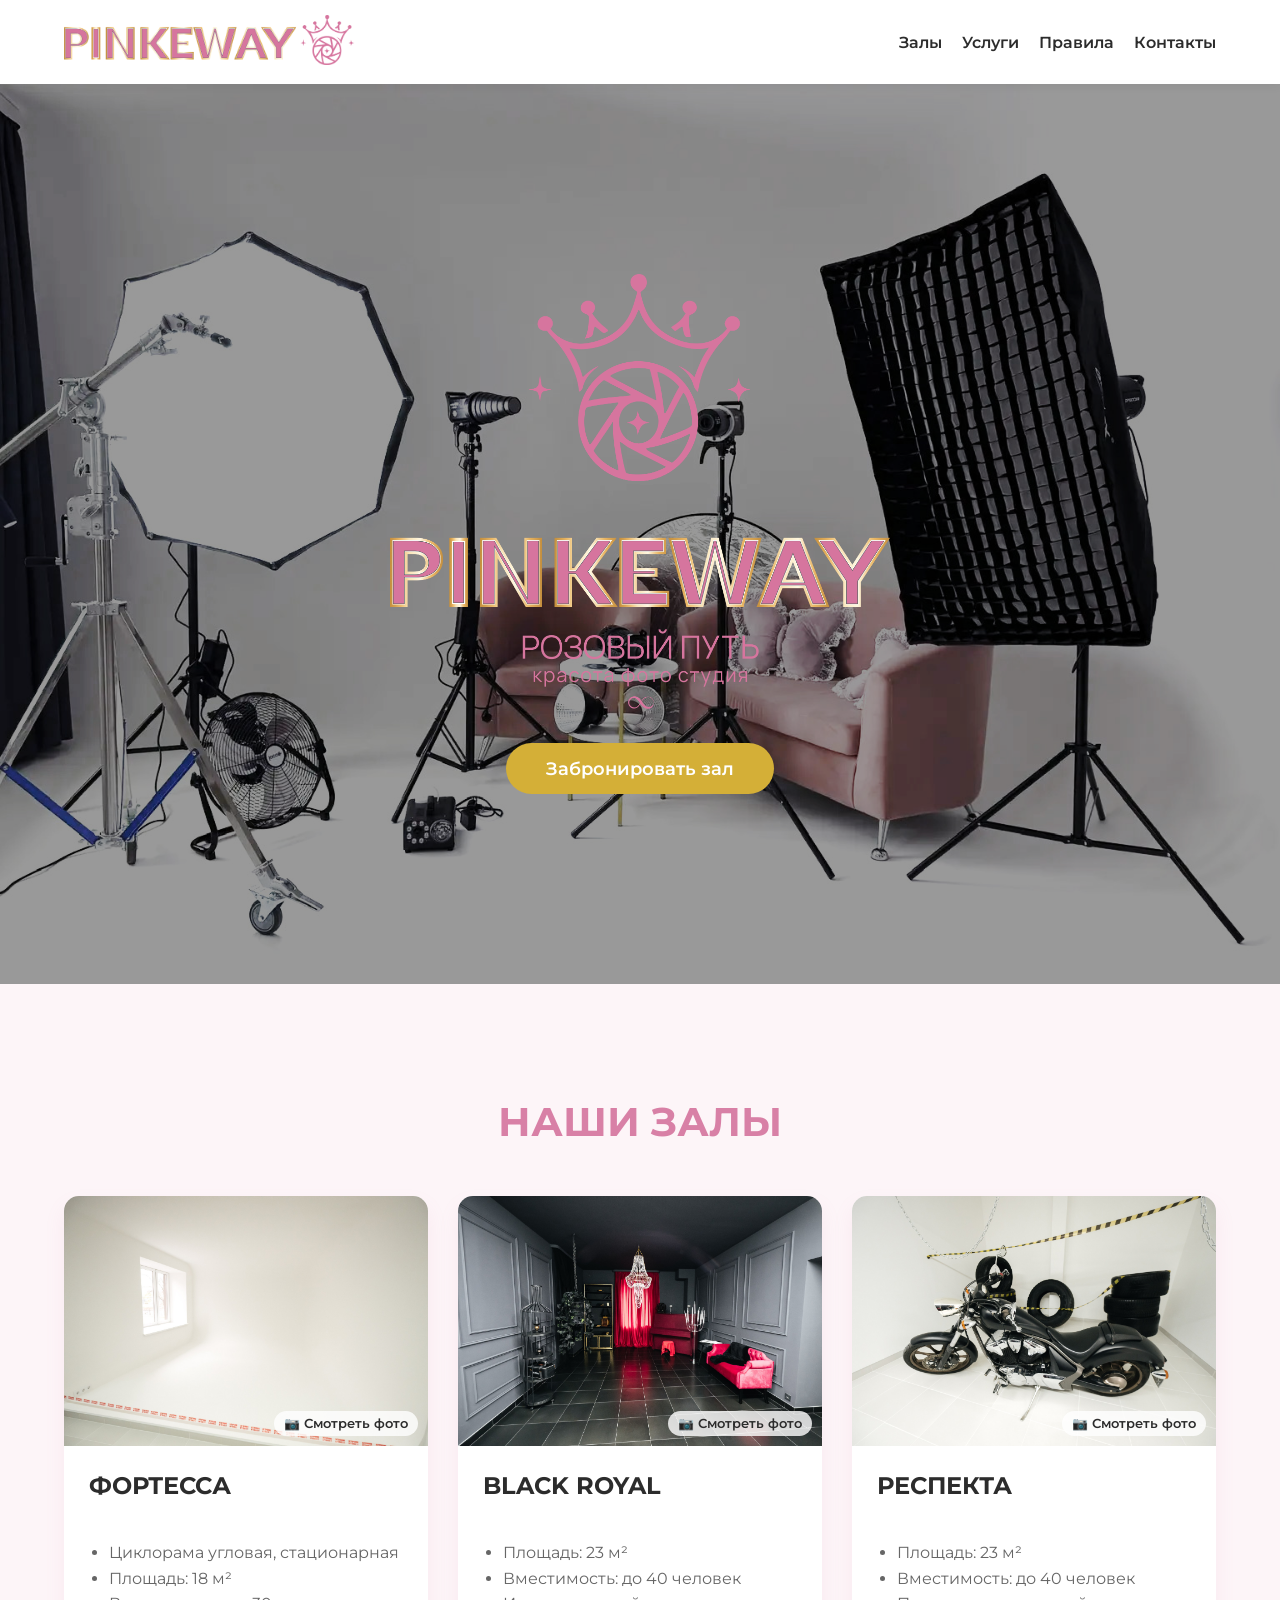
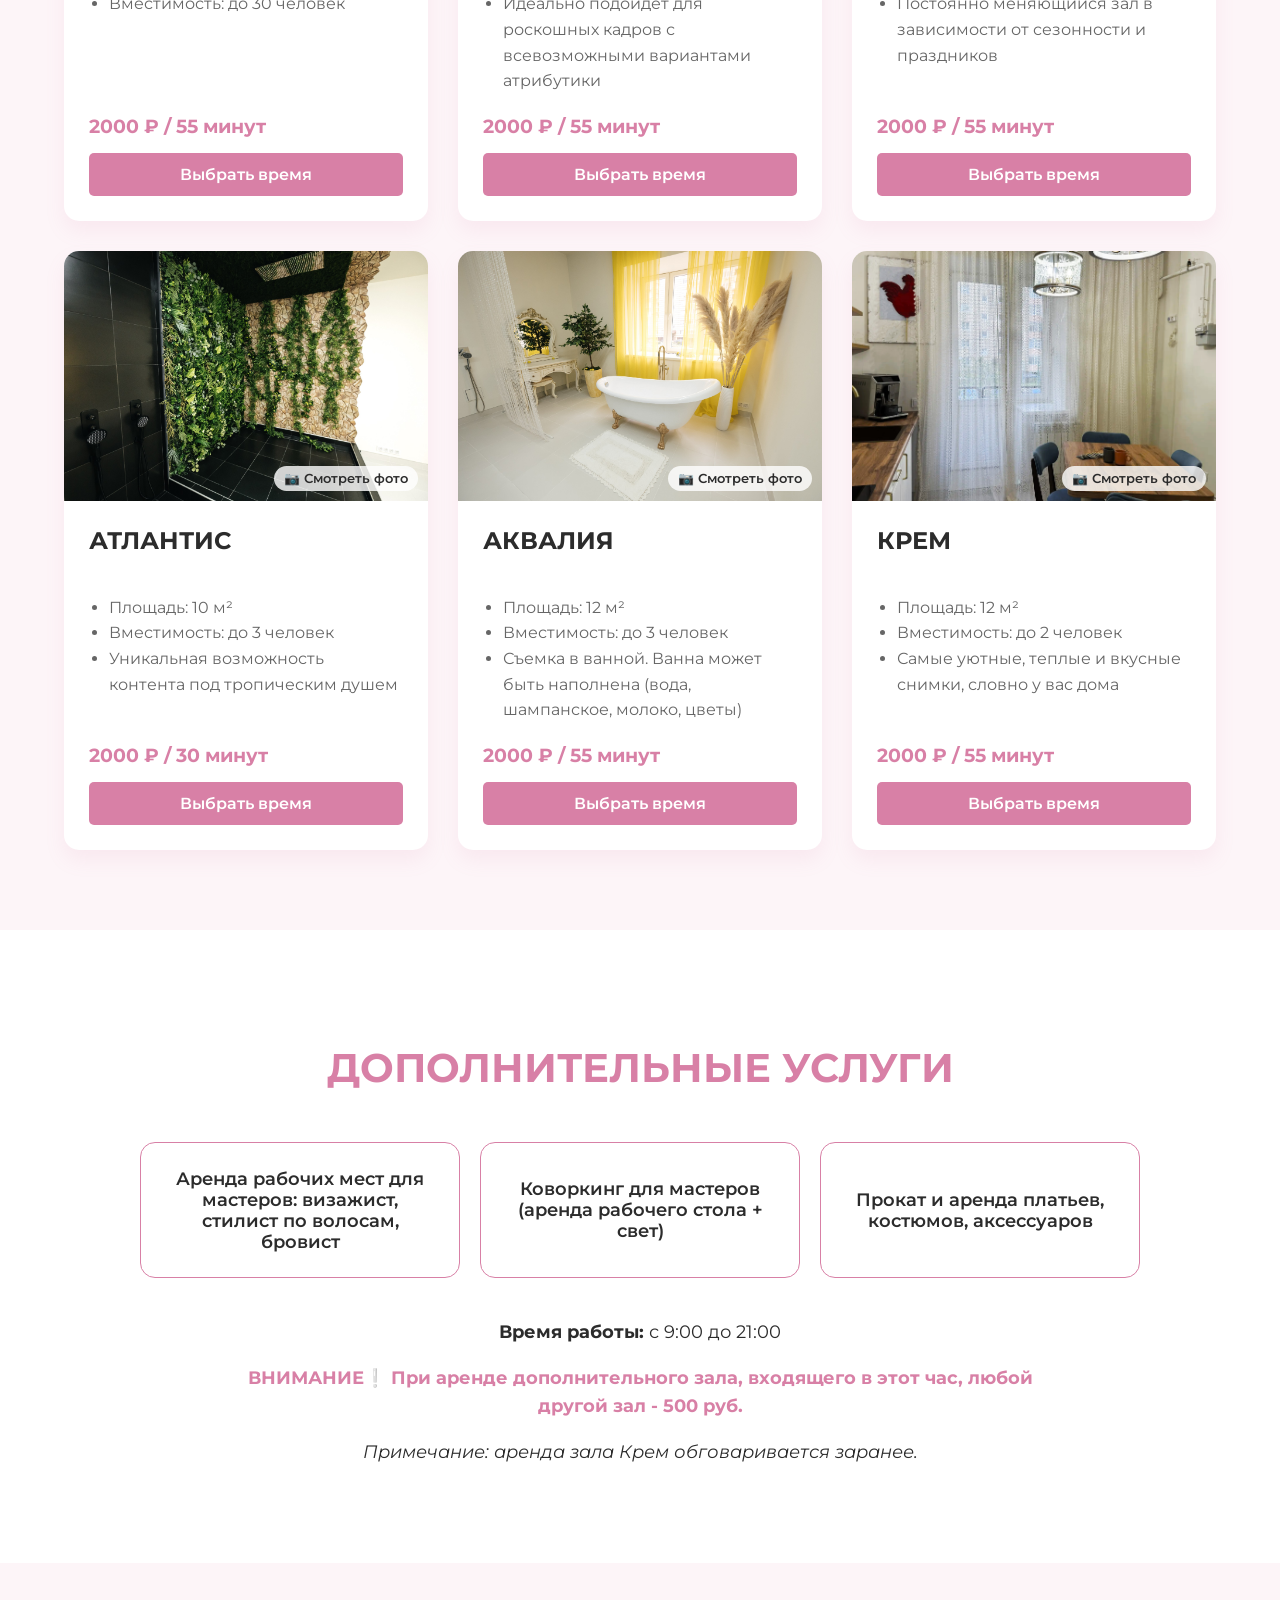
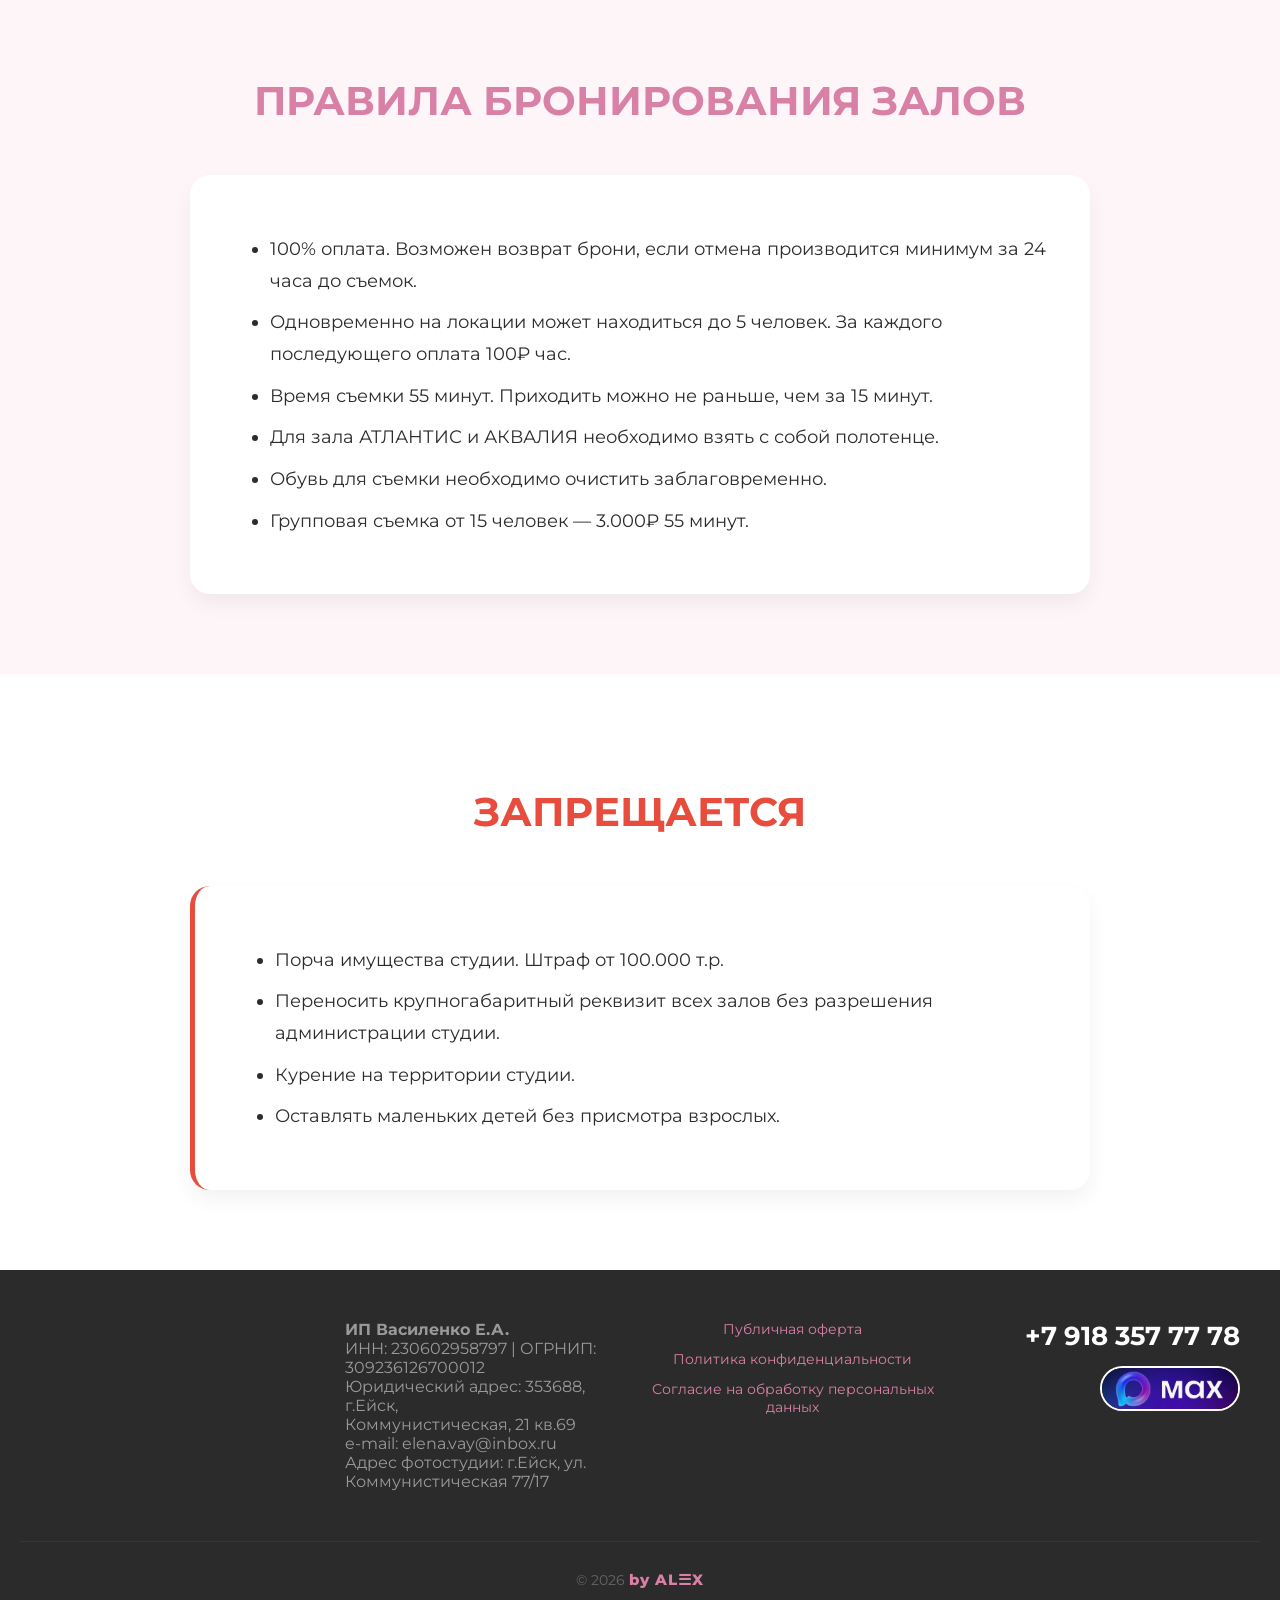
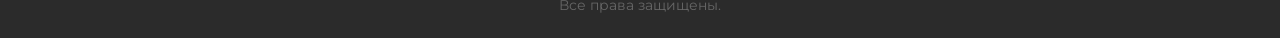
<file: index.html>
<!DOCTYPE html>
<html lang="ru">
<head>
    <meta charset="UTF-8">
    <meta name="viewport" content="width=device-width, initial-scale=1.0">
    
    <title>Фотостудия | Розовый Путь</title>
    <link rel="stylesheet" href="css/style.css">

    <meta name="description" content="Удобное онлайн-бронирование залов в современной фотостудии PINKeway. Выберите дату, время и забронируйте зал в два клика!">

    <link rel="icon" type="image/x-icon" href="/favicon.ico">
    <link rel="icon" type="image/png" sizes="32x32" href="/favicon-32x32.png">
    <link rel="icon" type="image/png" sizes="16x16" href="/favicon-16x16.png">
    <link rel="apple-touch-icon" sizes="180x180" href="/apple-touch-icon.png">

   <meta property="og:type" content="website">
    <meta property="og:url" content="https://pinkeway.ru/">
    <meta property="og:title" content="PINKEWAY — фотостудия с душой">
    <meta property="og:description" content="Стильные залы, онлайн-бронирование и мгновенное подтверждение. Ждем вас на идеальную съемку!">
    
    <meta property="og:image" content="https://pinkeway.ru/preview.jpg">

    <meta name="twitter:card" content="summary_large_image">
    <meta name="twitter:image" content="https://pinkeway.ru/preview.jpg">
</head>
<body>
<!-- Yandex.Metrika counter -->
<script type="text/javascript">
    (function(m,e,t,r,i,k,a){
        m[i]=m[i]||function(){(m[i].a=m[i].a||[]).push(arguments)};
        m[i].l=1*new Date();
        for (var j = 0; j < document.scripts.length; j++) {if (document.scripts[j].src === r) { return; }}
        k=e.createElement(t),a=e.getElementsByTagName(t)[0],k.async=1,k.src=r,a.parentNode.insertBefore(k,a)
    })(window, document,'script','https://mc.yandex.ru/metrika/tag.js?id=108466773', 'ym');

    ym(108466773, 'init', {ssr:true, webvisor:true, clickmap:true, ecommerce:"dataLayer", referrer: document.referrer, url: location.href, accurateTrackBounce:true, trackLinks:true});
</script>
<noscript><div><img src="https://mc.yandex.ru/watch/108466773" style="position:absolute; left:-9999px;" alt="" /></div></noscript>
<!-- /Yandex.Metrika counter -->
<header>
    <div class="logo">
        <a href="index.html" class="logo-link">
            <img src="assets/design/Logo1.png" alt="PINKeway Logo" onerror="this.src='https://placehold.co/200x50/white/d880a6?text=PINKeway';">
        </a>
    </div>
    <nav>
        <a href="#halls">Залы</a>
        <a href="#services">Услуги</a>
        <a href="#rules">Правила</a>
        <a href="#footer">Контакты</a>
    </nav>
</header>

<section class="hero">
    <div class="hero-logo">
        <img src="assets/design/logo-pink.png" alt="Розовый Путь">
    </div>
    <a href="booking.html" class="btn-gold">Забронировать зал</a>
</section>

<section id="halls" class="section section-bg">
    <h2>Наши Залы</h2>
    <div class="halls-grid">
        
        <div class="hall-card">
            <div class="hall-image" onclick="openGallery('fortessa')" style="background-image: url('assets/images/halls/fortessa-1.jpg');">
                
            </div>
            <div class="hall-info">
                <h3>Фортесса</h3>
                <ul>
                    <li>Циклорама угловая, стационарная</li>
                    <li>Площадь: 18 м²</li>
                    <li>Вместимость: до 30 человек</li>
                </ul>
                <div class="price-and-btn">
                    <div class="price">2000 ₽ / 55 минут</div>
                    <a href="booking.html?hall=fortessa" class="book-btn">Выбрать время</a>
                </div>
            </div>
        </div>

        <div class="hall-card">
            <div class="hall-image" onclick="openGallery('blackroyal')" style="background-image: url('assets/images/halls/blackroyal-1.jpg');">
                 
            </div>
            <div class="hall-info">
                <h3>Black Royal</h3>
                <ul>
                    <li>Площадь: 23 м²</li>
                    <li>Вместимость: до 40 человек</li>
                    <li>Идеально подойдет для роскошных кадров с всевозможными вариантами атрибутики</li>
                </ul>
                <div class="price-and-btn">
                    <div class="price">2000 ₽ / 55 минут</div>
                    <a href="booking.html?hall=black_royal" class="book-btn">Выбрать время</a>
                </div>
            </div>
        </div>
        <div class="hall-card">
            <div class="hall-image" onclick="openGallery('respecta')" style="background-image: url('assets/images/halls/respecta-1.jpg');">
            </div>
            <div class="hall-info">
                <h3>Респекта</h3>
                <ul>
                    <li>Площадь: 23 м²</li>
                    <li>Вместимость: до 40 человек</li>
                    <li>Постоянно меняющийся зал в зависимости от сезонности и праздников</li>
                </ul>
                <div class="price-and-btn">
                    <div class="price">2000 ₽ / 55 минут</div>
                    <a href="booking.html?hall=respecta" class="book-btn">Выбрать время</a>
                </div>
            </div>
        </div>

        <div class="hall-card">
            <div class="hall-image" onclick="openGallery('atlantis')" style="background-image: url('assets/images/halls/atlantis-1.jpg');"></div>
            <div class="hall-info">
                <h3>Атлантис</h3>
                <ul>
                    <li>Площадь: 10 м²</li>
                    <li>Вместимость: до 3 человек</li>
                    <li>Уникальная возможность контента под тропическим душем</li>
                </ul>
                <div class="price-and-btn">
                    <div class="price">2000 ₽ / 30 минут</div>
                    <a href="booking.html?hall=atlantis" class="book-btn">Выбрать время</a>
                </div>
            </div>
        </div>

        <div class="hall-card">
            <div class="hall-image" onclick="openGallery('aqualia')" style="background-image: url('assets/images/halls/aqualia-1.jpg');"></div>
            <div class="hall-info">
                <h3>Аквалия</h3>
                <ul>
                    <li>Площадь: 12 м²</li>
                    <li>Вместимость: до 3 человек</li>
                    <li>Съемка в ванной. Ванна может быть наполнена (вода, шампанское, молоко, цветы)</li>
                </ul>
                <div class="price-and-btn">
                    <div class="price">2000 ₽ / 55 минут</div>
                    <a href="booking.html?hall=aqualia" class="book-btn">Выбрать время</a>
                </div>
            </div>
        </div>

        <div class="hall-card">
            <div class="hall-image" onclick="openGallery('cream')" style="background-image: url('assets/images/halls/cream-1.jpg');"></div>
            <div class="hall-info">
                <h3>Крем</h3>
                <ul>
                    <li>Площадь: 12 м²</li>
                    <li>Вместимость: до 2 человек</li>
                    <li>Самые уютные, теплые и вкусные снимки, словно у вас дома</li>
                </ul>
                <div class="price-and-btn">
                    <div class="price">2000 ₽ / 55 минут</div>
                    <a href="booking.html?hall=cream" class="book-btn">Выбрать время</a>
                </div>
            </div>
        </div>

    </div>
</section>

<section id="services" class="section">
    <h2>Дополнительные услуги</h2>
    <div class="services-grid">
        <div class="service-card" onclick="document.getElementById('footer').scrollIntoView({behavior: 'smooth'});" style="cursor: pointer; transition: 0.2s;" onmouseover="this.style.borderColor='var(--pink)'" onmouseout="this.style.borderColor='var(--gray)'">
            Аренда рабочих мест для мастеров: визажист, стилист по волосам, бровист
        </div>
        <div class="service-card" onclick="document.getElementById('footer').scrollIntoView({behavior: 'smooth'});" style="cursor: pointer; transition: 0.2s;" onmouseover="this.style.borderColor='var(--pink)'" onmouseout="this.style.borderColor='var(--gray)'">
            Коворкинг для мастеров (аренда рабочего стола + свет)
        </div>
        <div class="service-card" onclick="document.getElementById('footer').scrollIntoView({behavior: 'smooth'});" style="cursor: pointer; transition: 0.2s;" onmouseover="this.style.borderColor='var(--pink)'" onmouseout="this.style.borderColor='var(--gray)'">
            Прокат и аренда платьев, костюмов, аксессуаров
        </div>
    </div>
    <div class="info-text">
        <p><strong>Время работы:</strong> с 9:00 до 21:00</p>
        <p class="warning-text">ВНИМАНИЕ❕ При аренде дополнительного зала, входящего в этот час, любой другой зал - 500 руб.</p>
        <p><em>Примечание: аренда зала Крем обговаривается заранее.</em></p>
    </div>
</section>

<section id="rules" class="section section-bg">
    <h2>Правила бронирования залов</h2>
    <div class="rules-card">
        <ul>
            <li>100% оплата. Возможен возврат брони, если отмена производится минимум за 24 часа до съемок.</li>
            <li>Одновременно на локации может находиться до 5 человек. За каждого последующего оплата 100₽ час.</li>
            <li>Время съемки 55 минут. Приходить можно не раньше, чем за 15 минут.</li>
            <li>Для зала АТЛАНТИС и АКВАЛИЯ необходимо взять с собой полотенце.</li>
            <li>Обувь для съемки необходимо очистить заблаговременно.</li>
            <li>Групповая съемка от 15 человек — 3.000₽ 55 минут.</li>
        </ul>
    </div>
</section>

<section class="section">
    <h2 style="color: #e74c3c;">ЗАПРЕЩАЕТСЯ</h2>
    <div class="rules-card" style="border-left: 5px solid #e74c3c;">
        <ul>
            <li>Порча имущества студии. Штраф от 100.000 т.р.</li>
            <li>Переносить крупногабаритный реквизит всех залов без разрешения администрации студии.</li>
            <li>Курение на территории студии.</li>
            <li>Оставлять маленьких детей без присмотра взрослых.</li>
        </ul>
    </div>
</section>

<footer id="footer">
    <div class="footer-content">
        
        <!-- Новый блок с рейтингом Яндекса (теперь он первый слева) -->
        <div class="footer-col footer-widget">
            <iframe src="https://yandex.ru/sprav/widget/rating-badge/26799349765?type=rating" width="150" height="50" frameborder="0"></iframe>
        </div>
        
        <!-- Блок с реквизитами ИП -->
        <div class="footer-col footer-requisites">
            <strong>ИП Василенко Е.А.</strong><br>
            ИНН: 230602958797 | ОГРНИП: 309236126700012<br>
            Юридический адрес: 353688, г.Ейск,<br> Коммунистическая, 21 кв.69<br>
            e-mail: elena.vay@inbox.ru<br>Адрес фотостудии: г.Ейск, ул. Коммунистическая 77/17
        </div>

        <!-- Блок с документами -->
        <div class="footer-col footer-legal-links">
            <a href="docs/offer.html" target="_blank">Публичная оферта</a>
            <a href="docs/policy.html" target="_blank">Политика конфиденциальности</a>
            <a href="docs/consent.html" target="_blank">Согласие на обработку персональных данных</a>
        </div>

        <!-- Блок с контактами -->
        <div class="footer-col footer-contacts">
            <a href="tel:+79183577778" class="footer-phone">+7 918 357 77 78</a>
            <a href="https://max.ru/u/f9LHodD0cOJcU4NXQwxO6Y8dV1grKxCWU1gx9ou6z_e9ITrOV9Ydy15F8K4" class="btn-max" target="_blank">
                <img src="assets/design/max.jpg" alt="MAX" class="btn-max-img">
            </a>
        </div>

    </div>

    <!-- Копирайт -->
    <div class="footer-copyright">
        © 2026 <a href="https://by-alex.ru/" target="_blank" class="author-link">by AL☰X</a><br>
        Все права защищены.
    </div>
</footer>

<div id="galleryModal" class="modal">
    <span class="close-modal" onclick="closeGallery()">&times;</span>
    <span class="modal-nav" id="modal-prev" onclick="changeImage(-1)">&#10094;</span>
    <img class="modal-content" id="modalImage">
    <span class="modal-nav" id="modal-next" onclick="changeImage(1)">&#10095;</span>
</div>

<script>
    // Простая логика карусели для залов
    const galleries = {
        'fortessa': [
            'assets/images/halls/fortessa-1.jpg', 
            'assets/images/halls/fortessa-2.jpg', 
            'assets/images/halls/fortessa-3.jpg'
        ],
        'black_royal': [
            'assets/images/halls/blackroyal-1.jpg', 
            'assets/images/halls/blackroyal-2.jpg', 
            'assets/images/halls/blackroyal-3.jpg'
        ],
        'respecta': [
            'assets/images/halls/respecta-1.jpg',
            'assets/images/halls/respecta-2.jpg',
            'assets/images/halls/respecta-3.jpg'
        ],
        'atlantis': [
            'assets/images/halls/atlantis-1.jpg',
            'assets/images/halls/atlantis-2.jpg',
            'assets/images/halls/atlantis-3.jpg'
        ],
        'aqualia': [
            'assets/images/halls/aqualia-1.jpg',
            'assets/images/halls/aqualia-2.jpg',
            'assets/images/halls/aqualia-3.jpg'
        ],
        'cream': [
            'assets/images/halls/cream-1.jpg',
            'assets/images/halls/cream-2.jpg',
            'assets/images/halls/cream-3.jpg'
        ]
    };

    let currentGallery = [];
    let currentIndex = 0;

    function openGallery(hallId) {
        currentGallery = galleries[hallId] || [];
        if (currentGallery.length > 0) {
            currentIndex = 0;
            document.getElementById('modalImage').src = currentGallery[currentIndex];
            document.getElementById('galleryModal').style.display = 'flex';
        }
    }

    function closeGallery() {
        document.getElementById('galleryModal').style.display = 'none';
    }

    function changeImage(direction) {
        currentIndex += direction;
        if (currentIndex < 0) currentIndex = currentGallery.length - 1;
        if (currentIndex >= currentGallery.length) currentIndex = 0;
        document.getElementById('modalImage').src = currentGallery[currentIndex];
    }
</script>

</body>
</html>
</file>
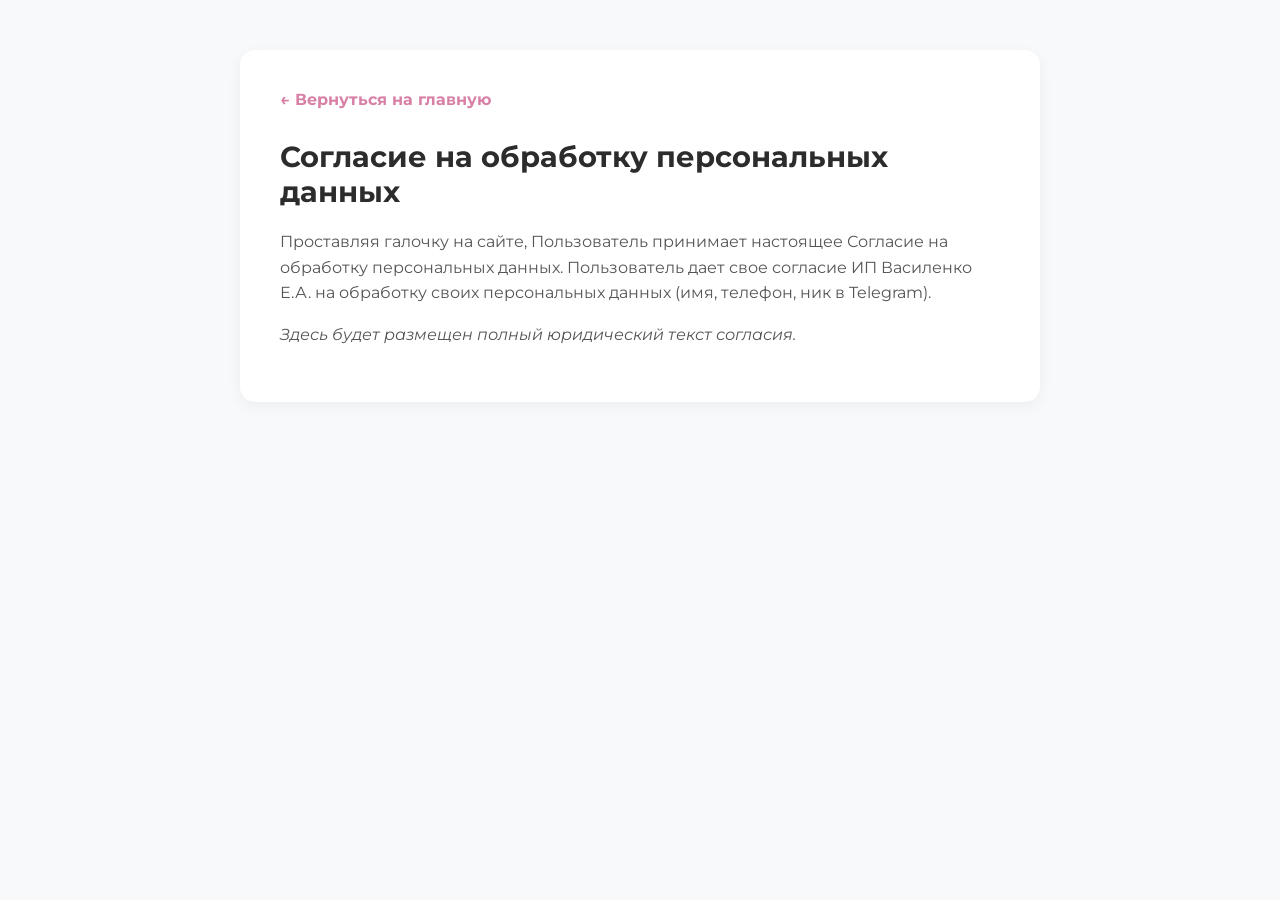
<file: docs/consent.html>
<!DOCTYPE html>
<html lang="ru">
<head>
    <meta charset="UTF-8">
    <meta name="viewport" content="width=device-width, initial-scale=1.0">
    <title>Согласие на обработку ПД | PINKeway</title>
    <link rel="stylesheet" href="../css/style.css">
    <style>
        .doc-container { max-width: 800px; margin: 50px auto; padding: 40px; background: var(--white); border-radius: 15px; box-shadow: 0 4px 15px rgba(0,0,0,0.05); }
        h1 { color: var(--dark); font-size: 1.8em; margin-bottom: 20px; }
        p { color: #555; line-height: 1.6; margin-bottom: 15px; }
    </style>
</head>
<body style="background-color: #f8f9fa;">
    <div class="doc-container">
        <a href="../index.html" style="color: var(--pink); text-decoration: none; font-weight: bold;">&larr; Вернуться на главную</a>
        <h1 style="margin-top: 30px;">Согласие на обработку персональных данных</h1>
        <p>Проставляя галочку на сайте, Пользователь принимает настоящее Согласие на обработку персональных данных. Пользователь дает свое согласие ИП Василенко Е.А. на обработку своих персональных данных (имя, телефон, ник в Telegram).</p>
        <p><i>Здесь будет размещен полный юридический текст согласия.</i></p>
    </div>
</body>
</html>
</file>
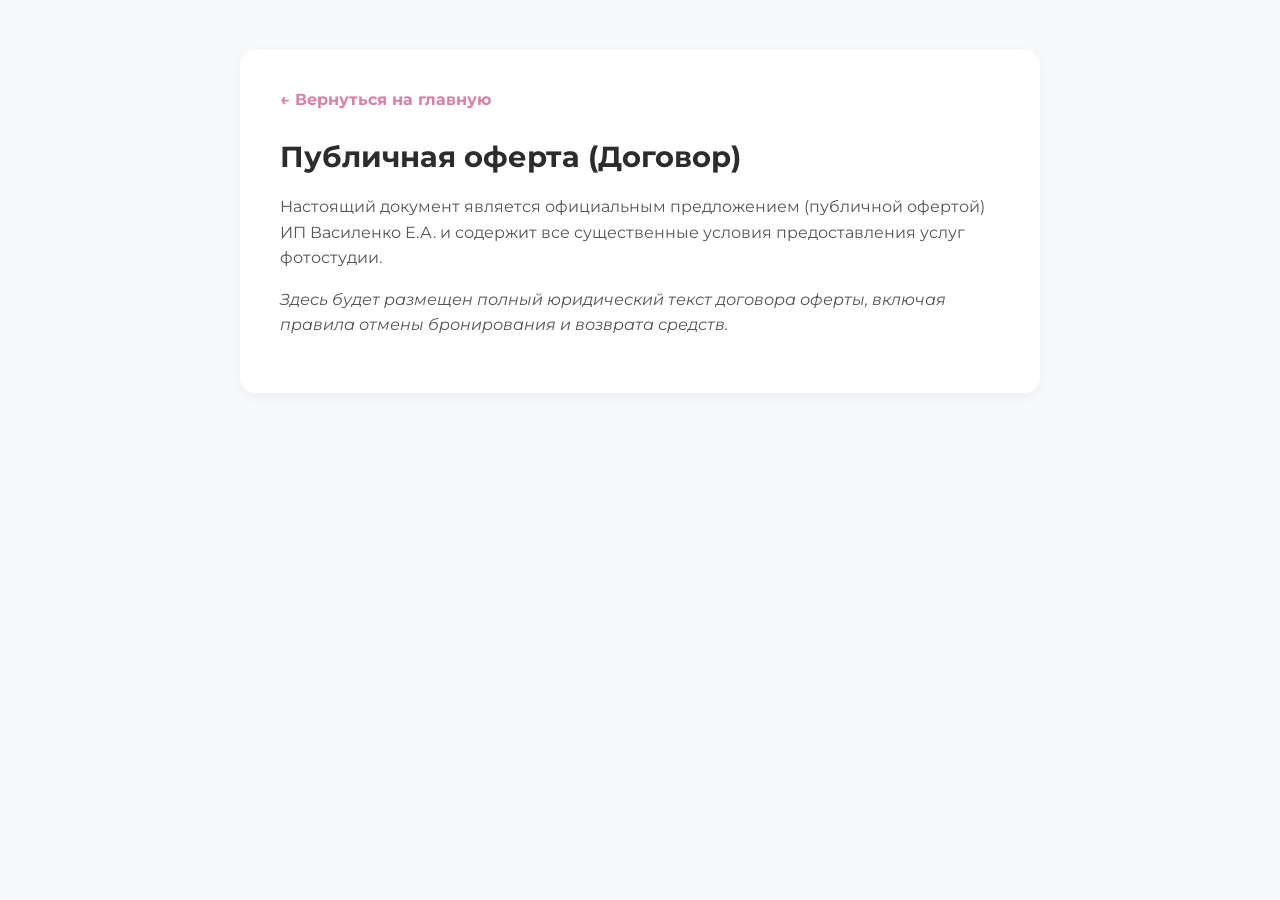
<file: docs/offer.html>
<!DOCTYPE html>
<html lang="ru">
<head>
    <meta charset="UTF-8">
    <meta name="viewport" content="width=device-width, initial-scale=1.0">
    <title>Публичная оферта | PINKeway</title>
    <link rel="stylesheet" href="../css/style.css">
    <style>
        .doc-container { max-width: 800px; margin: 50px auto; padding: 40px; background: var(--white); border-radius: 15px; box-shadow: 0 4px 15px rgba(0,0,0,0.05); }
        h1 { color: var(--dark); font-size: 1.8em; margin-bottom: 20px; }
        p { color: #555; line-height: 1.6; margin-bottom: 15px; }
    </style>
</head>
<body style="background-color: #f8f9fa;">
    <div class="doc-container">
        <a href="../index.html" style="color: var(--pink); text-decoration: none; font-weight: bold;">&larr; Вернуться на главную</a>
        <h1 style="margin-top: 30px;">Публичная оферта (Договор)</h1>
        <p>Настоящий документ является официальным предложением (публичной офертой) ИП Василенко Е.А. и содержит все существенные условия предоставления услуг фотостудии.</p>
        <p><i>Здесь будет размещен полный юридический текст договора оферты, включая правила отмены бронирования и возврата средств.</i></p>
    </div>
</body>
</html>
</file>
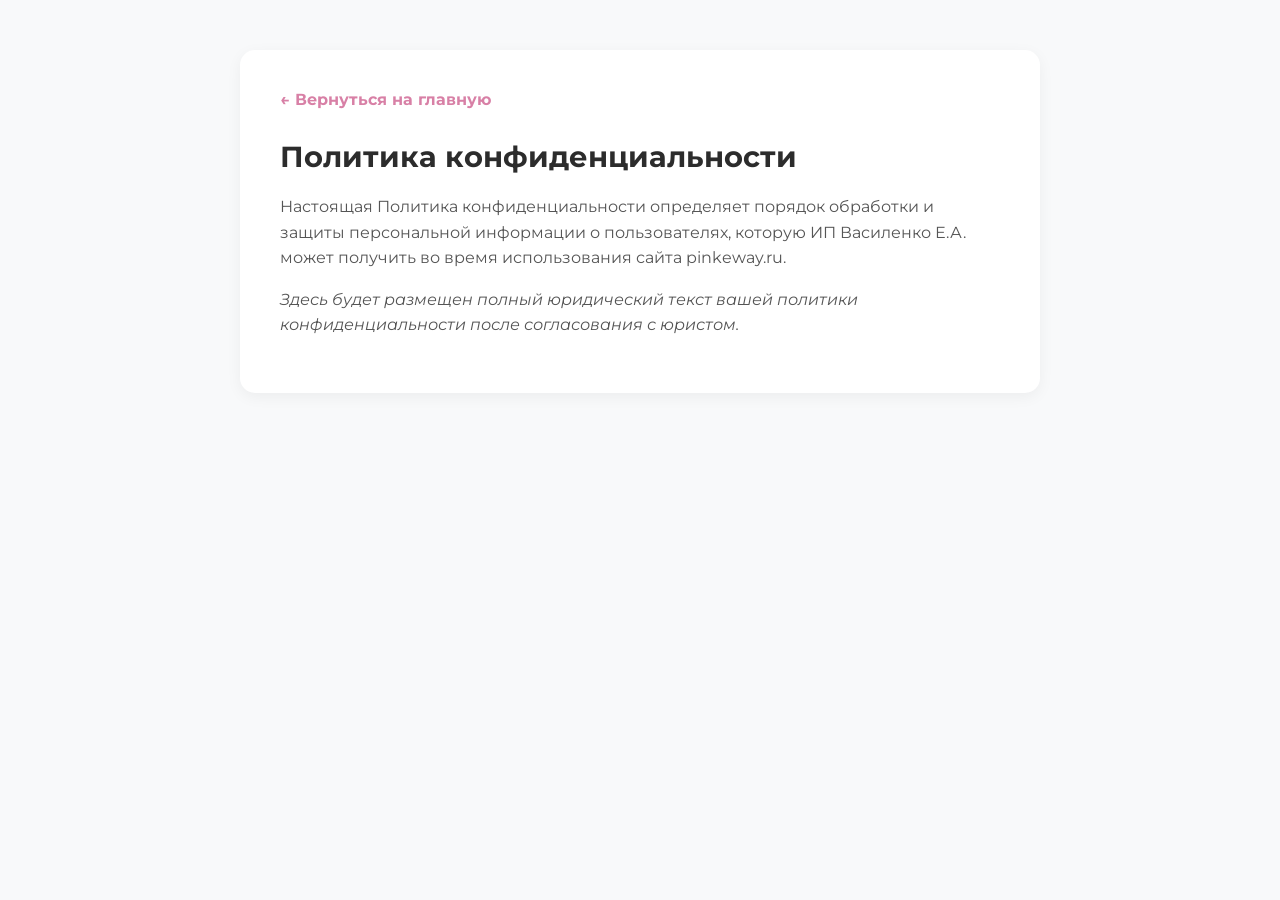
<file: docs/policy.html>
<!DOCTYPE html>
<html lang="ru">
<head>
    <meta charset="UTF-8">
    <meta name="viewport" content="width=device-width, initial-scale=1.0">
    <title>Политика конфиденциальности | PINKeway</title>
    <link rel="stylesheet" href="../css/style.css">
    <style>
        .doc-container { max-width: 800px; margin: 50px auto; padding: 40px; background: var(--white); border-radius: 15px; box-shadow: 0 4px 15px rgba(0,0,0,0.05); }
        h1 { color: var(--dark); font-size: 1.8em; margin-bottom: 20px; }
        p { color: #555; line-height: 1.6; margin-bottom: 15px; }
    </style>
</head>
<body style="background-color: #f8f9fa;">
    <div class="doc-container">
        <a href="../index.html" style="color: var(--pink); text-decoration: none; font-weight: bold;">&larr; Вернуться на главную</a>
        <h1 style="margin-top: 30px;">Политика конфиденциальности</h1>
        <p>Настоящая Политика конфиденциальности определяет порядок обработки и защиты персональной информации о пользователях, которую ИП Василенко Е.А. может получить во время использования сайта pinkeway.ru.</p>
        <p><i>Здесь будет размещен полный юридический текст вашей политики конфиденциальности после согласования с юристом.</i></p>
    </div>
</body>
</html>
</file>
<file: css/style.css>
/* frontend/css/style.css */

@import url('https://fonts.googleapis.com/css2?family=Montserrat:wght@300;400;600&display=swap');

:root {
    --pink: #d880a6; 
    --gold: #d4af37;
    --white: #ffffff;
    --dark: #2c2c2c;
    --light-pink: #fdf5f8;
    --gray: #e0e0e0;
}

body {
    font-family: 'Montserrat', sans-serif;
    margin: 0;
    padding: 0;
    background-color: var(--white);
    color: var(--dark);
    box-sizing: border-box;
}

*, *:before, *:after { box-sizing: inherit; }

/* --- ШАПКА --- */
header {
    background-color: var(--white);
    padding: 15px 5%;
    display: flex;
    justify-content: space-between;
    align-items: center;
    box-shadow: 0 2px 10px rgba(0,0,0,0.05);
    position: sticky;
    top: 0;
    z-index: 100;
}

.logo-link img {
    height: 50px; /* Размер логотипа Logo1.png */
    object-fit: contain;
}

nav { display: flex; flex-wrap: wrap; gap: 20px; }
nav a { text-decoration: none; color: var(--dark); font-weight: 600; transition: color 0.3s; }
nav a:hover { color: var(--pink); }

/* --- ГЛАВНАЯ СТРАНИЦА --- */
/* --- ГЛАВНЫЙ ЭКРАН (HERO) --- */
.hero {
    position: relative;
    height: 100vh; /* Занимает 100% высоты экрана при открытии */
    min-height: 600px; /* Защита, чтобы блок не сплющился */
    display: flex;
    flex-direction: column;
    justify-content: center;
    align-items: center;
    text-align: center;
    
    /* СЮДА ВСТАВЬТЕ НАЗВАНИЕ ВАШЕЙ КАРТИНКИ */
    background-image: url('../assets/design/hero-image.jpg'); 
    
    background-size: cover; /* Картинка всегда заполняет экран без пустот */
    background-position: center center; /* На ПК смотрим ровно в центр */
    background-repeat: no-repeat;
}

/* Накладываем элегантное затемнение (40%), чтобы логотип и кнопка не сливались с фоном */
.hero::before {
    content: '';
    position: absolute;
    top: 0; left: 0; right: 0; bottom: 0;
    background: rgba(0, 0, 0, 0.4); 
    z-index: 1;
}

/* Поднимаем кнопку и логотип над затемнением */
.hero-logo, .hero .btn-gold {
    position: relative;
    z-index: 2;
}

/* --- МАГИЯ ДЛЯ ТЕЛЕФОНОВ --- */
@media (max-width: 768px) {
    .hero {
        /* Сдвигаем фокус на 20% от левого края */
        background-position: 67% center; 
    }
}

.hero-logo { max-width: 80%; width: 500px; margin-bottom: 30px; }
.hero-logo img { width: 100%; height: auto; }

.btn-gold {
    background-color: var(--gold); color: var(--white); padding: 15px 40px;
    text-decoration: none; font-size: 1.1em; border-radius: 30px;
    font-weight: 600; transition: background 0.3s, transform 0.2s; border: none; cursor: pointer;
}
.btn-gold:hover { background-color: #b5952f; transform: scale(1.05); }

/* --- СЕКЦИИ --- */
.section { padding: 80px 5%; text-align: center; }
.section-bg { background-color: var(--light-pink); }
.section h2 { color: var(--pink); font-size: 2.5em; margin-bottom: 50px; text-transform: uppercase; }

/* --- КАРТОЧКИ ЗАЛОВ --- */
.halls-grid {
    display: grid;
    grid-template-columns: repeat(auto-fit, minmax(300px, 1fr));
    gap: 30px; max-width: 1200px; margin: 0 auto;
}

.hall-card {
    background: var(--white); border-radius: 15px; overflow: hidden;
    box-shadow: 0 10px 20px rgba(216, 128, 166, 0.1); transition: transform 0.3s;
    text-align: left; display: flex; flex-direction: column; /* Делаем карточку flex-контейнером */
}
.hall-card:hover { transform: translateY(-10px); }

.hall-image {
    height: 250px; background-color: #eee; background-size: cover;
    background-position: center; cursor: pointer; position: relative;
}
.hall-image::after {
    content: '📷 Смотреть фото'; position: absolute; bottom: 10px; right: 10px;
    background: rgba(255,255,255,0.8); padding: 5px 10px; border-radius: 20px; font-size: 0.8em; font-weight: 600;
}

.hall-info { padding: 25px; display: flex; flex-direction: column; flex-grow: 1; }
.hall-info h3 { color: var(--dark); margin-top: 0; font-size: 1.5em; text-transform: uppercase; }
.hall-info ul { padding-left: 20px; color: #666; line-height: 1.6; margin-bottom: 20px; flex-grow: 1; }

/* Прижимаем цену и кнопку к низу карточки */
.price-and-btn { margin-top: auto; }
.price { font-size: 1.2em; color: var(--pink); font-weight: bold; margin-bottom: 15px; }

.book-btn {
    display: block; text-align: center; background-color: var(--pink); color: var(--white);
    text-decoration: none; padding: 12px; border-radius: 5px; transition: 0.3s; font-weight: 600;
}
.book-btn:hover { background-color: #c0698e; }

/* --- ПЛАШКИ УСЛУГ И ПРАВИЛ --- */
.services-grid { display: grid; grid-template-columns: repeat(auto-fit, minmax(300px, 1fr)); gap: 20px; max-width: 1000px; margin: 0 auto 40px; }
.service-card { background: var(--white); padding: 25px; border-radius: 15px; border: 1px solid var(--pink); font-weight: 600; font-size: 1.1em; display: flex; align-items: center; justify-content: center; }

.info-text { max-width: 800px; margin: 0 auto; font-size: 1.1em; line-height: 1.6; color: var(--dark); }
.warning-text { color: var(--pink); font-weight: bold; margin-top: 15px; }

.rules-card { background: var(--white); padding: 40px; border-radius: 20px; text-align: left; max-width: 900px; margin: 0 auto; box-shadow: 0 10px 20px rgba(0,0,0,0.05); }
.rules-card ul { line-height: 1.8; color: var(--dark); font-size: 1.1em; }
.rules-card li { margin-bottom: 10px; }

/* --- ФУТЕР --- */
/* --- НОВАЯ КРАСИВАЯ КНОПКА MAX С КАРТИНКОЙ --- */
.btn-max { 
    position: relative;  /* ДОБАВЛЕНО: Говорим кнопке стать "якорем" для картинки */
    display: inline-block;
    width: 140px;        
    height: 45px;        
    border-radius: 30px; 
    border: 2px solid #fff; 
    overflow: hidden;    
    transition: 0.3s;    
    padding: 0;
}

.btn-max:hover { 
    border-color: var(--pink); 
    transform: scale(1.05);    
    box-shadow: 0 4px 15px rgba(255, 255, 255, 0.2); 
}

/* Стили для картинки внутри кнопки */
.btn-max-img {
    position: absolute;  /* ДОБАВЛЕНО: Отрываем картинку от текста */
    top: 0;              /* Прибиваем к верхнему краю */
    left: 0;             /* Прибиваем к левому краю */
    width: 100%;         /* ЖЕСТКО: 100% ширины кнопки */
    height: 100%;        /* ЖЕСТКО: 100% высоты кнопки */
    object-fit: cover;   /* Идеально заполняет форму без искажений */
}
/* --- СТИЛИ ДЛЯ ПОДВАЛА (FOOTER) --- */
#footer {
    background-color: #2b2b2b; /* Темный фон подвала */
    padding: 50px 20px 20px;
    color: #999;
}
/* Исправленный контейнер подвала */
.footer-content {
    display: flex;
    justify-content: space-between; 
    align-items: flex-start;
    flex-wrap: wrap;
    max-width: 1200px;
    margin: 0 auto;
    gap: 20px; /* Немного уменьшили отступ, чтобы всем хватило места */
}

/* Задаем фиксированную ширину колонкам, чтобы они не скакали */
.footer-col {
    flex: 1;
    min-width: 220px; /* Минимальная ширина, чтобы не сжимались слишком сильно */
}

/* Центрируем блок с документами */
.footer-legal-links {
    display: flex;
    flex-direction: column;
    align-items: center; /* Центрирует ссылки по горизонтали */
    text-align: center;  /* Чтобы текст ссылок был ровным */
    gap: 12px;
    font-size: 0.9em;
}

/* Убедимся, что реквизиты ИП выровнены по левому краю (как у вас и было) */
.footer-requisites {
    text-align: left;
}

/* Убедимся, что контакты прижаты вправо */
.footer-contacts {
    display: flex;
    flex-direction: column;
    align-items: flex-end; /* Прижимает всё вправо */
    gap: 15px;
}
.footer-legal-links a { color: var(--pink); text-decoration: none; transition: 0.2s; }
.footer-legal-links a:hover { color: #fff; }

/* Правая колонка (Контакты) */
.footer-contacts {
    display: flex;
    flex-direction: column;
    align-items: flex-end; /* Прижимаем к правому краю */
    gap: 15px;
}
.footer-phone {
    font-size: 1.6em;
    font-weight: bold;
    color: #ffffff; /* Делаем телефон белым! */
    text-decoration: none;
    transition: 0.2s;
}
.footer-phone:hover { color: var(--pink); }

/* Копирайт */
.footer-copyright {
    text-align: center;
    margin-top: 50px;
    padding-top: 25px;
    border-top: 1px solid rgba(255, 255, 255, 0.05);
    font-size: 0.85em;
    color: #666;
    line-height: 1.8;
}
.author-link {
    color: var(--pink);
    font-weight: 800;
    text-decoration: none;
    font-size: 1.1em;
    letter-spacing: 1px;
}

/* Адаптация для мобильных телефонов */
@media (max-width: 768px) {
    .footer-content { 
        flex-direction: column; 
        align-items: center; 
        text-align: center; 
    }
    .footer-requisites, .footer-contacts, .footer-widget { 
        text-align: center; 
        align-items: center; 
    }
    .footer-widget iframe {
        transform-origin: center center; /* На телефоне увеличиваем из центра */
        margin-bottom: 15px; /* Небольшой отступ снизу, чтобы не прилипал к ИП */
    }
}
/* Увеличение виджета Яндекса */
.footer-widget iframe {
    transform: scale(1.3);
    transform-origin: left center;
}

/* Адаптация для телефонов */
@media (max-width: 768px) {
    .footer-widget iframe {
        transform-origin: center center;
        margin-bottom: 15px;
    }
}
/* --- МОДАЛЬНОЕ ОКНО ДЛЯ ФОТО --- */
.modal { display: none; position: fixed; z-index: 1000; left: 0; top: 0; width: 100%; height: 100%; background-color: rgba(0,0,0,0.9); align-items: center; justify-content: center; }
.modal-content { max-width: 90%; max-height: 80vh; border-radius: 10px; }
.close-modal { position: absolute; top: 20px; right: 30px; color: white; font-size: 40px; font-weight: bold; cursor: pointer; }
.modal-nav { position: absolute; top: 50%; transform: translateY(-50%); color: white; font-size: 50px; cursor: pointer; user-select: none; padding: 20px; }
#modal-prev { left: 10px; }
#modal-next { right: 10px; }

/* --- АДАПТИВНОСТЬ МЕНЮ И ШРИФТОВ --- */
@media (max-width: 768px) {
    header { flex-direction: column; gap: 15px; }
    nav { justify-content: center; }
    nav a { margin: 0; }
    .hero h1 { font-size: 2em; }
    .section h2 { font-size: 2em; }
    .modal-nav { padding: 5px; font-size: 30px; }
}
/* --- ПЛАШКА ВЫБРАННОГО ЗАЛА НА 2 ШАГЕ --- */
.selected-hall-banner {
    background-color: var(--light-pink);
    color: var(--dark);
    padding: 12px 20px;
    border-radius: 10px;
    border: 1px dashed var(--pink);
    margin-bottom: 20px;
    text-align: center;
    font-size: 1.1em;
}
.selected-hall-banner strong {
    color: var(--pink);
    font-size: 1.2em;
    text-transform: uppercase;
}
</file>
